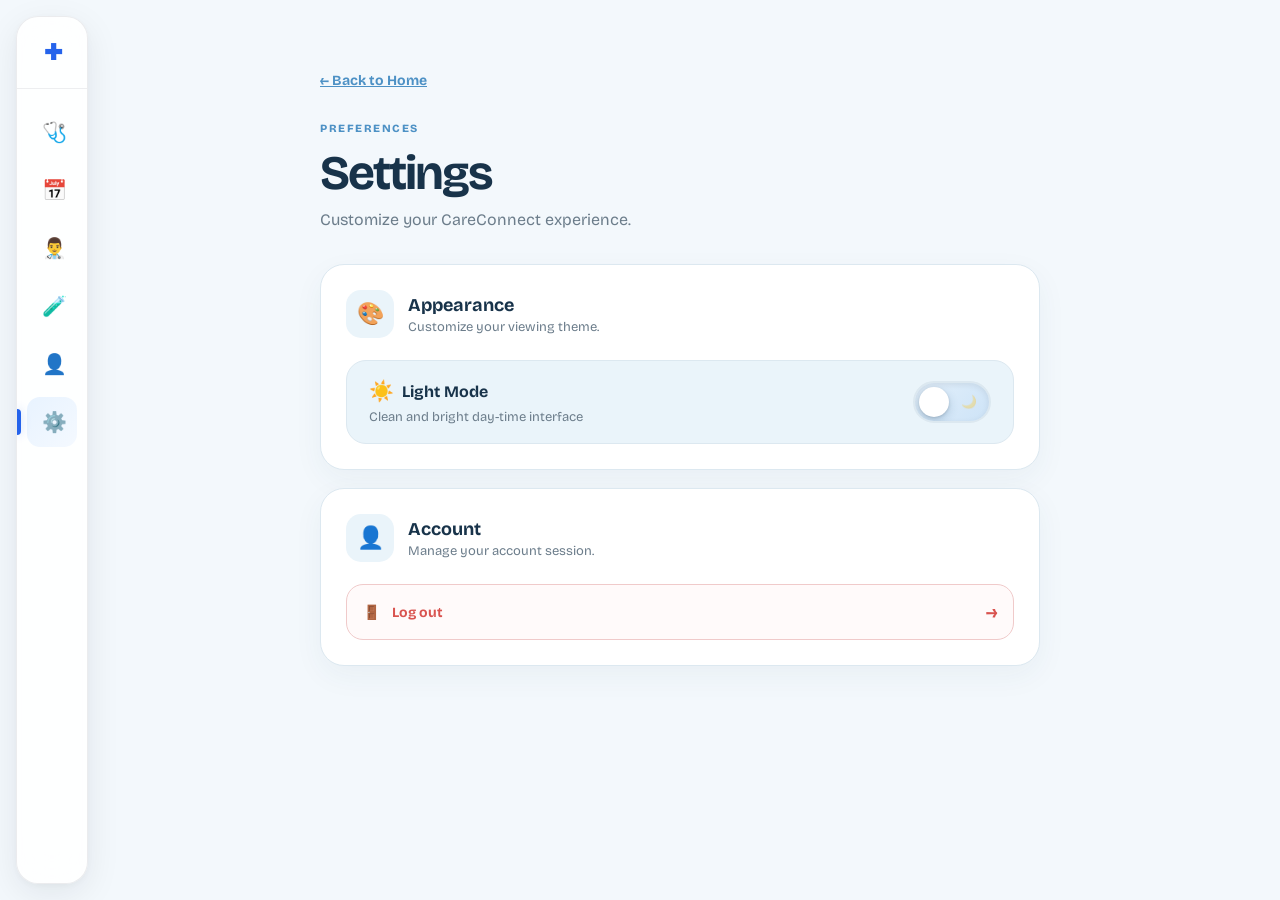
<file: settings/settings.html>
<!DOCTYPE html>
<html lang="en">

<head>
    <meta charset="UTF-8">
    <meta name="viewport" content="width=device-width, initial-scale=1.0">

    <title>Settings | CareConnect</title>

    <link rel="stylesheet" href="settings.css">
    <link rel="stylesheet" href="../sidebar/sidebar.css">
    <script src="../theme.js"></script>
</head>
<script>
    fetch("../sidebar/sidebar.html")
        .then(response => response.text())
        .then(data => {
            document.getElementById("sidebar-container").innerHTML = data;

            // Set active page AFTER sidebar loads
            setActivePage();
        })
        .catch(error => console.error("Sidebar loading error:", error));
</script>

<script src="../sidebar/sidebar.js"></script>
<body>
    <div id="sidebar-container"></div>


    <main class="settings-container">

        <div class="settings-header">
            <a href="../home/home.html" class="back-btn">← Back to Home</a>

            <div>
                <span class="eyebrow">PREFERENCES</span>
                <h1>Settings</h1>
                <p>Customize your CareConnect experience.</p>
            </div>
        </div>


        <!-- APPEARANCE -->
        <section class="settings-card">

            <div class="setting-title">
                <div class="setting-icon">🎨</div>
                <div>
                    <h2>Appearance</h2>
                    <p>Customize your viewing theme.</p>
                </div>
            </div>

            <div class="theme-switch-row">
                <div class="theme-switch-info">
                    <div class="theme-badge" id="themeBadge">
                        <span class="theme-badge-icon" id="themeBadgeIcon">☀️</span>
                        <span class="theme-badge-text" id="themeBadgeText">Light Mode</span>
                    </div>
                    <p class="theme-switch-desc" id="themeSwitchDesc">Clean and bright day-time interface</p>
                </div>

                <label class="toggle-switch" for="themeToggle" title="Toggle Dark Mode">
                    <input type="checkbox" id="themeToggle" aria-label="Toggle dark mode">
                    <span class="toggle-slider">
                        <span class="toggle-icon sun-icon">☀️</span>
                        <span class="toggle-icon moon-icon">🌙</span>
                        <span class="toggle-knob"></span>
                    </span>
                </label>
            </div>

        </section>


        <!-- ACCOUNT -->
        <section class="settings-card">

            <div class="setting-title">
                <div class="setting-icon">👤</div>
                <div>
                    <h2>Account</h2>
                    <p>Manage your account session.</p>
                </div>
            </div>

            <button class="logout-btn" id="logoutBtn">
                <span>🚪</span>
                Log out
                <span class="logout-arrow">→</span>
            </button>

        </section>

    </main>

    <script src="settings.js"></script>

</body>
</html>
</file>
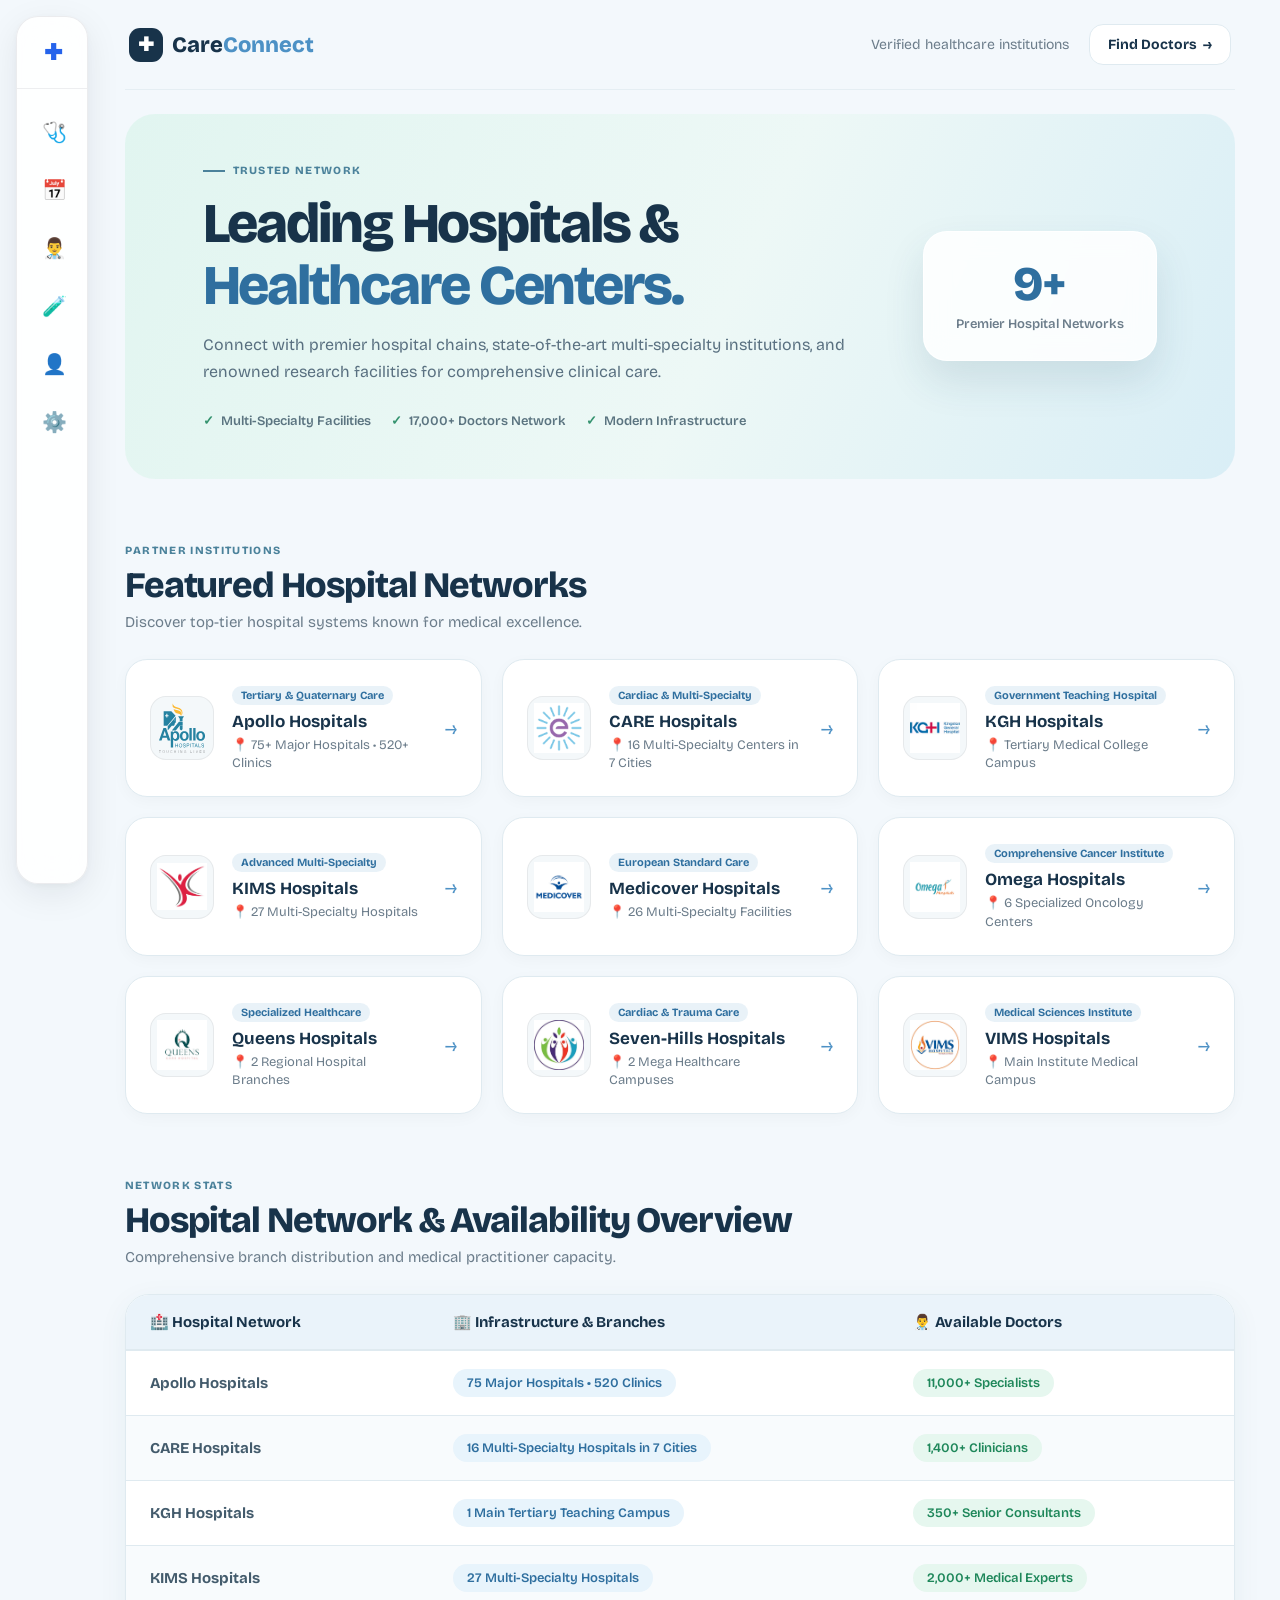
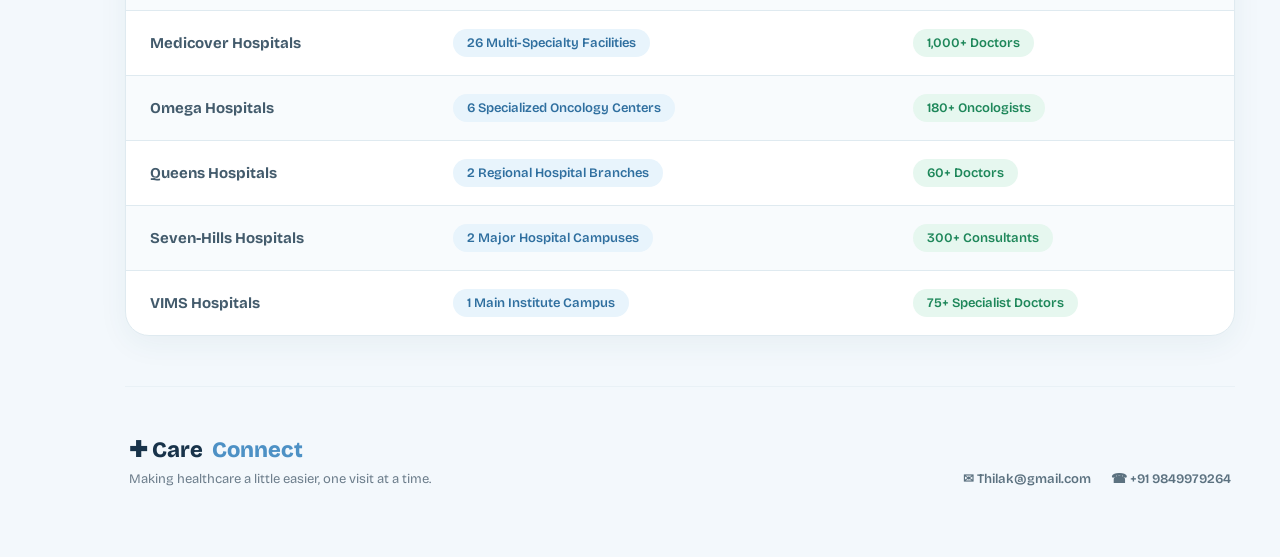
<file: hospital/hopital/hospital.html>
<!DOCTYPE html>
<html lang="en">
<head>
    <meta charset="UTF-8">
    <meta name="viewport" content="width=device-width, initial-scale=1.0">
    <title>Hospitals | CareConnect</title>
    <link rel="stylesheet" href="hospital.css">
    <link rel="stylesheet" href="../../sidebar/sidebar.css">
    <script src="../../theme.js"></script>
</head>
<script>
    fetch("../../sidebar/sidebar.html")
        .then(response => response.text())
        .then(data => {
            document.getElementById("sidebar-container").innerHTML = data;

            // Set active page AFTER sidebar loads
            setActivePage();
        })
        .catch(error => console.error("Sidebar loading error:", error));
</script>

<script src="../../sidebar/sidebar.js"></script>
<body>
    <div id="sidebar-container"></div>

    <main class="page-content" id="hospitals-page">
        <!-- TOPBAR -->
        <header class="topbar">
            <div class="brand">
                <div class="brand-mark">✚</div>
                <span>Care<span>Connect</span></span>
            </div>
            <div class="top-actions">
                <span class="welcome">Verified healthcare institutions</span>
                <a href="../../home/Find_doctors/fincdoc.html" class="top-action-btn">Find Doctors <span>→</span></a>
            </div>
        </header>

        <!-- HERO SECTION -->
        <section class="hosp-hero">
            <div class="hosp-hero-content">
                <div class="eyebrow"><span></span> TRUSTED NETWORK</div>
                <h1>
                    Leading Hospitals &<br>
                    <em>Healthcare Centers.</em>
                </h1>
                <p>
                    Connect with premier hospital chains, state-of-the-art multi-specialty institutions, and renowned research facilities for comprehensive clinical care.
                </p>

                <div class="trust-row">
                    <div><strong>✓</strong> Multi-Specialty Facilities</div>
                    <div><strong>✓</strong> 17,000+ Doctors Network</div>
                    <div><strong>✓</strong> Modern Infrastructure</div>
                </div>
            </div>
            <div class="hero-stat-badge">
                <span class="badge-num">9+</span>
                <span class="badge-label">Premier Hospital Networks</span>
            </div>
        </section>

        <!-- HOSPITALS GRID -->
        <section class="content-section">
            <div class="section-heading">
                <div>
                    <span class="section-kicker">PARTNER INSTITUTIONS</span>
                    <h2>Featured Hospital Networks</h2>
                    <p>Discover top-tier hospital systems known for medical excellence.</p>
                </div>
            </div>

            <div class="hospital-cards-grid">
                <!-- 1. Apollo Hospitals -->
                <a href="../../home/Find_doctors/fincdoc.html" class="hosp-card">
                    <div class="hosp-logo-wrap">
                        <img src="apollo-hospitals.svg" alt="Apollo Hospitals">
                    </div>
                    <div class="hosp-info">
                        <span class="hosp-badge">Tertiary & Quaternary Care</span>
                        <h3>Apollo Hospitals</h3>
                        <p class="hosp-meta">📍 75+ Major Hospitals • 520+ Clinics</p>
                    </div>
                    <span class="hosp-arrow">→</span>
                </a>

                <!-- 2. CARE Hospitals -->
                <a href="../../home/Find_doctors/fincdoc.html" class="hosp-card">
                    <div class="hosp-logo-wrap">
                        <img src="care.png" alt="CARE Hospitals">
                    </div>
                    <div class="hosp-info">
                        <span class="hosp-badge">Cardiac & Multi-Specialty</span>
                        <h3>CARE Hospitals</h3>
                        <p class="hosp-meta">📍 16 Multi-Specialty Centers in 7 Cities</p>
                    </div>
                    <span class="hosp-arrow">→</span>
                </a>

                <!-- 3. KGH Hospitals -->
                <a href="../../home/Find_doctors/fincdoc.html" class="hosp-card">
                    <div class="hosp-logo-wrap">
                        <img src="kgh.avif" alt="KGH Hospitals">
                    </div>
                    <div class="hosp-info">
                        <span class="hosp-badge">Government Teaching Hospital</span>
                        <h3>KGH Hospitals</h3>
                        <p class="hosp-meta">📍 Tertiary Medical College Campus</p>
                    </div>
                    <span class="hosp-arrow">→</span>
                </a>

                <!-- 4. KIMS Hospitals -->
                <a href="../../home/Find_doctors/fincdoc.html" class="hosp-card">
                    <div class="hosp-logo-wrap">
                        <img src="kims.jpg" alt="KIMS Hospitals">
                    </div>
                    <div class="hosp-info">
                        <span class="hosp-badge">Advanced Multi-Specialty</span>
                        <h3>KIMS Hospitals</h3>
                        <p class="hosp-meta">📍 27 Multi-Specialty Hospitals</p>
                    </div>
                    <span class="hosp-arrow">→</span>
                </a>

                <!-- 5. Medicover Hospitals -->
                <a href="../../home/Find_doctors/fincdoc.html" class="hosp-card">
                    <div class="hosp-logo-wrap">
                        <img src="medicover.png" alt="Medicover Hospitals">
                    </div>
                    <div class="hosp-info">
                        <span class="hosp-badge">European Standard Care</span>
                        <h3>Medicover Hospitals</h3>
                        <p class="hosp-meta">📍 26 Multi-Specialty Facilities</p>
                    </div>
                    <span class="hosp-arrow">→</span>
                </a>

                <!-- 6. Omega Hospitals -->
                <a href="../../home/Find_doctors/fincdoc.html" class="hosp-card">
                    <div class="hosp-logo-wrap">
                        <img src="omega.png" alt="Omega Hospitals">
                    </div>
                    <div class="hosp-info">
                        <span class="hosp-badge">Comprehensive Cancer Institute</span>
                        <h3>Omega Hospitals</h3>
                        <p class="hosp-meta">📍 6 Specialized Oncology Centers</p>
                    </div>
                    <span class="hosp-arrow">→</span>
                </a>

                <!-- 7. Queens Hospitals -->
                <a href="../../home/Find_doctors/fincdoc.html" class="hosp-card">
                    <div class="hosp-logo-wrap">
                        <img src="queens.jpg" alt="Queens Hospitals">
                    </div>
                    <div class="hosp-info">
                        <span class="hosp-badge">Specialized Healthcare</span>
                        <h3>Queens Hospitals</h3>
                        <p class="hosp-meta">📍 2 Regional Hospital Branches</p>
                    </div>
                    <span class="hosp-arrow">→</span>
                </a>

                <!-- 8. Seven Hills Hospitals -->
                <a href="../../home/Find_doctors/fincdoc.html" class="hosp-card">
                    <div class="hosp-logo-wrap">
                        <img src="sevenhills.jpg" alt="Seven Hills Hospitals">
                    </div>
                    <div class="hosp-info">
                        <span class="hosp-badge">Cardiac & Trauma Care</span>
                        <h3>Seven-Hills Hospitals</h3>
                        <p class="hosp-meta">📍 2 Mega Healthcare Campuses</p>
                    </div>
                    <span class="hosp-arrow">→</span>
                </a>

                <!-- 9. VIMS Hospitals -->
                <a href="../../home/Find_doctors/fincdoc.html" class="hosp-card">
                    <div class="hosp-logo-wrap">
                        <img src="vims.jpg" alt="VIMS Hospitals">
                    </div>
                    <div class="hosp-info">
                        <span class="hosp-badge">Medical Sciences Institute</span>
                        <h3>VIMS Hospitals</h3>
                        <p class="hosp-meta">📍 Main Institute Medical Campus</p>
                    </div>
                    <span class="hosp-arrow">→</span>
                </a>
            </div>
        </section>

        <!-- AVAILABILITY TABLE SECTION -->
        <section class="content-section">
            <div class="section-heading">
                <div>
                    <span class="section-kicker">NETWORK STATS</span>
                    <h2>Hospital Network & Availability Overview</h2>
                    <p>Comprehensive branch distribution and medical practitioner capacity.</p>
                </div>
            </div>

            <div class="table-container">
                <table class="modern-hosp-table">
                    <thead>
                        <tr>
                            <th>🏥 Hospital Network</th>
                            <th>🏢 Infrastructure & Branches</th>
                            <th>👨‍⚕️ Available Doctors</th>
                        </tr>
                    </thead>
                    <tbody>
                        <tr>
                            <td><strong>Apollo Hospitals</strong></td>
                            <td><span class="badge-pill branch-pill">75 Major Hospitals • 520 Clinics</span></td>
                            <td><span class="badge-pill doc-pill">11,000+ Specialists</span></td>
                        </tr>
                        <tr>
                            <td><strong>CARE Hospitals</strong></td>
                            <td><span class="badge-pill branch-pill">16 Multi-Specialty Hospitals in 7 Cities</span></td>
                            <td><span class="badge-pill doc-pill">1,400+ Clinicians</span></td>
                        </tr>
                        <tr>
                            <td><strong>KGH Hospitals</strong></td>
                            <td><span class="badge-pill branch-pill">1 Main Tertiary Teaching Campus</span></td>
                            <td><span class="badge-pill doc-pill">350+ Senior Consultants</span></td>
                        </tr>
                        <tr>
                            <td><strong>KIMS Hospitals</strong></td>
                            <td><span class="badge-pill branch-pill">27 Multi-Specialty Hospitals</span></td>
                            <td><span class="badge-pill doc-pill">2,000+ Medical Experts</span></td>
                        </tr>
                        <tr>
                            <td><strong>Medicover Hospitals</strong></td>
                            <td><span class="badge-pill branch-pill">26 Multi-Specialty Facilities</span></td>
                            <td><span class="badge-pill doc-pill">1,000+ Doctors</span></td>
                        </tr>
                        <tr>
                            <td><strong>Omega Hospitals</strong></td>
                            <td><span class="badge-pill branch-pill">6 Specialized Oncology Centers</span></td>
                            <td><span class="badge-pill doc-pill">180+ Oncologists</span></td>
                        </tr>
                        <tr>
                            <td><strong>Queens Hospitals</strong></td>
                            <td><span class="badge-pill branch-pill">2 Regional Hospital Branches</span></td>
                            <td><span class="badge-pill doc-pill">60+ Doctors</span></td>
                        </tr>
                        <tr>
                            <td><strong>Seven-Hills Hospitals</strong></td>
                            <td><span class="badge-pill branch-pill">2 Major Hospital Campuses</span></td>
                            <td><span class="badge-pill doc-pill">300+ Consultants</span></td>
                        </tr>
                        <tr>
                            <td><strong>VIMS Hospitals</strong></td>
                            <td><span class="badge-pill branch-pill">1 Main Institute Campus</span></td>
                            <td><span class="badge-pill doc-pill">75+ Specialist Doctors</span></td>
                        </tr>
                    </tbody>
                </table>
            </div>
        </section>

        <!-- FOOTER -->
        <footer class="footer">
            <div>
                <div class="footer-brand">✚ Care<span>Connect</span></div>
                <p>Making healthcare a little easier, one visit at a time.</p>
            </div>
            <div class="footer-contact">
                <a href="mailto:Thilak@gmail.com">✉ Thilak@gmail.com</a>
                <a href="tel:+919849979264">☎ +91 9849979264</a>
            </div>
        </footer>
    </main>
</body>
</html>
</file>
<file: settings/settings.css>
@font-face {
    font-family: "font";
    src: url("../home/font.ttf") format("truetype");
}

:root {
    --bg: #f3f8fc;
    --card: #ffffff;
    --text: #18334a;
    --muted: #6c7d8b;
    --blue: #4d91c5;
    --line: #dce8f0;
    --soft-blue: #eaf4fa;
}

* {
    box-sizing: border-box;
    margin: 0;
    padding: 0;
}

body {
    min-height: 100vh;
    font-family: "font", sans-serif;
    background: var(--bg);
    color: var(--text);
    margin-left: 80px;
    transition: background 0.35s ease, color 0.35s ease;
}

/* =========================
   SETTINGS PAGE
========================= */

.settings-container {
    width: min(720px, calc(100% - 40px));
    margin: 0 auto;
    padding: 70px 0;
}

.settings-header {
    margin-bottom: 35px;
}

.back-btn {
    display: inline-block;
    color: var(--blue);
    font-size: 14px;
    font-weight: 700;
    margin-bottom: 28px;
    transition: transform 0.2s ease;
}

.back-btn:hover {
    transform: translateX(-4px);
}

.eyebrow {
    color: var(--blue);
    font-size: 11px;
    font-weight: 800;
    letter-spacing: 0.14em;
}

.settings-header h1 {
    font-size: 48px;
    margin: 8px 0;
    letter-spacing: -2px;
}

.settings-header p {
    color: var(--muted);
    font-size: 16px;
}


/* =========================
   SETTINGS CARD
========================= */

.settings-card {
    background: var(--card);
    border: 1px solid var(--line);
    border-radius: 24px;
    padding: 25px;
    margin-bottom: 18px;
    box-shadow: 0 10px 30px rgba(30, 70, 100, 0.05);
    transition: background 0.35s ease, border 0.35s ease;
}

.setting-title {
    display: flex;
    align-items: center;
    gap: 14px;
    margin-bottom: 22px;
}

.setting-icon {
    width: 48px;
    height: 48px;
    display: grid;
    place-items: center;
    background: var(--soft-blue);
    border-radius: 15px;
    font-size: 22px;
}

.setting-title h2 {
    font-size: 18px;
}

.setting-title p {
    color: var(--muted);
    font-size: 13px;
    margin-top: 3px;
}


/* =========================
   THEME SWITCH (DYNAMIC)
========================= */

.theme-switch-row {
    display: flex;
    align-items: center;
    justify-content: space-between;
    padding: 18px 22px;
    background: var(--soft-blue);
    border: 1px solid var(--line);
    border-radius: 20px;
    gap: 20px;
    transition: background 0.35s ease, border-color 0.35s ease;
}

.theme-switch-info {
    display: flex;
    flex-direction: column;
    gap: 6px;
}

.theme-badge {
    display: inline-flex;
    align-items: center;
    gap: 8px;
    font-weight: 700;
    font-size: 16px;
    color: var(--text);
}

.theme-badge-icon {
    font-size: 20px;
    transition: transform 0.3s cubic-bezier(0.34, 1.56, 0.64, 1);
}

.theme-switch-desc {
    color: var(--muted);
    font-size: 13px;
}

/* Dynamic Toggle Switch UI */
.toggle-switch {
    position: relative;
    display: inline-block;
    width: 78px;
    height: 42px;
    flex-shrink: 0;
    cursor: pointer;
    user-select: none;
}

.toggle-switch input {
    opacity: 0;
    width: 0;
    height: 0;
    position: absolute;
}

.toggle-slider {
    position: absolute;
    inset: 0;
    background: linear-gradient(135deg, #e3f0fb, #cde3f7);
    border: 2px solid var(--line);
    border-radius: 50px;
    transition: all 0.4s cubic-bezier(0.4, 0, 0.2, 1);
    box-shadow: inset 0 2px 6px rgba(0, 0, 0, 0.08);
    display: flex;
    align-items: center;
    justify-content: space-between;
    padding: 0 10px;
    overflow: hidden;
}

.toggle-icon {
    font-size: 15px;
    z-index: 1;
    transition: opacity 0.3s ease, transform 0.4s ease;
}

.sun-icon {
    opacity: 1;
    transform: scale(1);
}

.moon-icon {
    opacity: 0.35;
    transform: scale(0.85);
}

.toggle-knob {
    position: absolute;
    top: 4px;
    left: 4px;
    width: 30px;
    height: 30px;
    background: #ffffff;
    border-radius: 50%;
    box-shadow: 0 4px 10px rgba(45, 90, 130, 0.25), 0 1px 3px rgba(0, 0, 0, 0.15);
    transition: transform 0.4s cubic-bezier(0.34, 1.56, 0.64, 1), background 0.3s ease;
    z-index: 2;
}

/* Checked State (Dark Mode) */
.toggle-switch input:checked + .toggle-slider {
    background: linear-gradient(135deg, #1e3a53, #152738);
    border-color: #3b5f7e;
    box-shadow: inset 0 2px 6px rgba(0, 0, 0, 0.4);
}

.toggle-switch input:checked + .toggle-slider .toggle-knob {
    transform: translateX(36px);
    background: #4d91c5;
    box-shadow: 0 4px 14px rgba(77, 145, 197, 0.45);
}

.toggle-switch input:checked + .toggle-slider .sun-icon {
    opacity: 0.35;
    transform: scale(0.85);
}

.toggle-switch input:checked + .toggle-slider .moon-icon {
    opacity: 1;
    transform: scale(1);
}

.toggle-switch:hover .toggle-slider {
    border-color: var(--blue);
}


/* =========================
   LOGOUT
========================= */

.logout-btn {
    width: 100%;
    display: flex;
    align-items: center;
    gap: 12px;
    padding: 16px;
    border: 1px solid #f0caca;
    border-radius: 17px;
    background: #fffafa;
    color: #d9534f;
    font-family: inherit;
    font-size: 14px;
    font-weight: 700;
    cursor: pointer;
    transition: 0.25s ease;
}

.logout-btn:hover {
    background: #fff0f0;
    transform: translateY(-2px);
}

.logout-arrow {
    margin-left: auto;
    font-size: 18px;
}


/* =========================
   DARK MODE 🌙
========================= */

html.dark-mode body,
body.dark-mode {
    --bg: #0d1720;
    --card: #152530;
    --text: #edf5f9;
    --muted: #9eb0bc;
    --line: #243a4a;
    --soft-blue: #1c3040;
}

html.dark-mode .settings-card,
body.dark-mode .settings-card {
    background: var(--card);
    border-color: var(--line);
    box-shadow: 0 15px 35px rgba(0, 0, 0, 0.25);
}

html.dark-mode .setting-icon,
body.dark-mode .setting-icon {
    background: #233c50;
    color: #8ecbff;
}

html.dark-mode .logout-btn,
body.dark-mode .logout-btn {
    background: rgba(217, 83, 79, 0.12);
    border-color: rgba(217, 83, 79, 0.3);
    color: #ff7875;
}

html.dark-mode .logout-btn:hover,
body.dark-mode .logout-btn:hover {
    background: rgba(217, 83, 79, 0.2);
}
</file>
<file: sidebar/sidebar.css>
/* ==========================================================================
   CARECONNECT — PREMIUM SIDEBAR & BOTTOM NAVIGATION SYSTEM
   ========================================================================== */

:root {
    --cc-sidebar-bg: rgba(255, 255, 255, 0.88);
    --cc-sidebar-blur: blur(20px);
    --cc-sidebar-border: rgba(15, 23, 42, 0.08);
    --cc-sidebar-shadow: 0 10px 35px rgba(15, 23, 42, 0.08), 0 2px 8px rgba(15, 23, 42, 0.04);
    --cc-sidebar-hover-shadow: 0 20px 50px rgba(15, 23, 42, 0.12), 0 4px 12px rgba(15, 23, 42, 0.05);
    
    --cc-sidebar-text: #64748b;
    --cc-sidebar-text-hover: #2563eb;
    --cc-sidebar-text-active: #2563eb;
    --cc-sidebar-header-text: #0f172a;
    --cc-sidebar-header-border: rgba(15, 23, 42, 0.07);
    
    --cc-sidebar-item-hover-bg: #f1f7ff;
    --cc-sidebar-item-active-bg: linear-gradient(135deg, #e8f3ff, #f4f9ff);
    --cc-sidebar-active-indicator: #2563eb;
    --cc-sidebar-active-glow: rgba(37, 99, 235, 0.28);
    
    --cc-sidebar-overlay: rgba(15, 23, 42, 0.12);
    --cc-sidebar-badge-border: #ffffff;
}

/* ==========================================================================
   DARK MODE ADAPTATION
   ========================================================================== */

html.dark-mode,
body.dark-mode {
    --cc-sidebar-bg: rgba(15, 23, 42, 0.88);
    --cc-sidebar-border: rgba(255, 255, 255, 0.09);
    --cc-sidebar-shadow: 0 14px 40px rgba(0, 0, 0, 0.5), 0 3px 12px rgba(0, 0, 0, 0.35);
    --cc-sidebar-hover-shadow: 0 22px 55px rgba(0, 0, 0, 0.65), 0 6px 18px rgba(0, 0, 0, 0.45);
    
    --cc-sidebar-text: #94a3b8;
    --cc-sidebar-text-hover: #60a5fa;
    --cc-sidebar-text-active: #60a5fa;
    --cc-sidebar-header-text: #f8fafc;
    --cc-sidebar-header-border: rgba(255, 255, 255, 0.08);
    
    --cc-sidebar-item-hover-bg: rgba(255, 255, 255, 0.06);
    --cc-sidebar-item-active-bg: linear-gradient(135deg, rgba(37, 99, 235, 0.24), rgba(59, 130, 246, 0.12));
    --cc-sidebar-active-indicator: #3b82f6;
    --cc-sidebar-active-glow: rgba(59, 130, 246, 0.7);
    
    --cc-sidebar-overlay: rgba(0, 0, 0, 0.45);
    --cc-sidebar-badge-border: #0f172a;
}

/* ==========================================================================
   DESKTOP SIDEBAR CONTAINER
   ========================================================================== */

.sidebar {
    position: fixed;
    top: 16px;
    left: 16px;
    height: calc(100vh - 32px);
    width: 72px;

    background: var(--cc-sidebar-bg);
    backdrop-filter: var(--cc-sidebar-blur);
    -webkit-backdrop-filter: var(--cc-sidebar-blur);

    border: 1px solid var(--cc-sidebar-border);
    border-radius: 22px;
    box-shadow: var(--cc-sidebar-shadow);

    display: flex;
    flex-direction: column;
    overflow: hidden;
    z-index: 1000;

    will-change: width, box-shadow;
    transition:
        width 0.32s cubic-bezier(0.16, 1, 0.3, 1),
        box-shadow 0.3s cubic-bezier(0.16, 1, 0.3, 1),
        background-color 0.3s ease,
        border-color 0.3s ease;
}

.sidebar:hover {
    width: 250px;
    box-shadow: var(--cc-sidebar-hover-shadow);
}

/* ==========================================================================
   SIDEBAR HEADER & BRANDING
   ========================================================================== */

.sidebar-header {
    display: flex;
    align-items: center;
    height: 72px;
    padding: 0 22px;
    border-bottom: 1px solid var(--cc-sidebar-header-border);
    white-space: nowrap;
    user-select: none;
    flex-shrink: 0;
}

.sidebar-header .header-icon {
    font-size: 22px;
    color: #2563eb;
    font-weight: 800;
    min-width: 28px;
    display: flex;
    align-items: center;
    justify-content: center;
}

.sidebar-header .header-text {
    font-size: 18px;
    font-weight: 700;
    color: var(--cc-sidebar-header-text);
    margin-left: 14px;
    letter-spacing: -0.3px;
}

.sidebar-header .header-text span {
    color: #2563eb;
}

/* ==========================================================================
   MENU LIST & ITEMS
   ========================================================================== */

.sidebar-menu {
    list-style: none;
    padding: 14px 10px;
    margin: 0;
    flex: 1;
    display: flex;
    flex-direction: column;
    overflow-y: auto;
    overflow-x: hidden;
}

/* Custom subtle scrollbar for expanded menu */
.sidebar-menu::-webkit-scrollbar {
    width: 4px;
}
.sidebar-menu::-webkit-scrollbar-thumb {
    background: rgba(148, 163, 184, 0.3);
    border-radius: 4px;
}

.menu-item {
    margin: 4px 0;
}

.menu-item a {
    position: relative;
    display: flex;
    align-items: center;
    height: 50px;
    padding: 0 13px;

    color: var(--cc-sidebar-text);
    text-decoration: none;
    white-space: nowrap;
    border-radius: 13px;

    transition:
        background 0.22s ease,
        color 0.22s ease,
        transform 0.22s cubic-bezier(0.16, 1, 0.3, 1);
}

/* Hover State */
.menu-item a:hover {
    background: var(--cc-sidebar-item-hover-bg);
    color: var(--cc-sidebar-text-hover);
    transform: translateX(3px);
}

/* Active State */
.menu-item.active a {
    background: var(--cc-sidebar-item-active-bg);
    color: var(--cc-sidebar-text-active);
    font-weight: 600;
}

/* Desktop Left Indicator Bar */
.menu-item.active a::before {
    content: "";
    position: absolute;
    left: -10px;
    width: 4px;
    height: 26px;
    background: var(--cc-sidebar-active-indicator);
    border-radius: 0 6px 6px 0;
    box-shadow: 0 0 10px var(--cc-sidebar-active-glow);
}

/* ==========================================================================
   ICON & NOTIFICATION BADGE (TOP-LEFT CORNER)
   ========================================================================== */

.icon-wrap {
    position: relative;
    width: 28px;
    min-width: 28px;
    height: 28px;
    display: flex;
    align-items: center;
    justify-content: center;
}

.icon {
    display: flex;
    justify-content: center;
    align-items: center;
    font-size: 20px;
    filter: saturate(0.9);
    transition: transform 0.2s ease;
}

.menu-item a:hover .icon {
    transform: scale(1.08);
}

/* Notification Badge (Positioned at TOP-LEFT of the Appointments Icon) */
.nav-badge {
    position: absolute;
    top: -5px;
    left: -5px;
    min-width: 18px;
    height: 18px;
    padding: 0 4px;
    
    background: linear-gradient(135deg, #ef4444 0%, #dc2626 100%);
    color: #ffffff;
    font-size: 10px;
    font-weight: 700;
    line-height: 1;
    letter-spacing: 0;
    text-align: center;
    
    display: none; /* Controlled dynamically via JS */
    align-items: center;
    justify-content: center;
    
    border-radius: 999px;
    border: 2px solid var(--cc-sidebar-badge-border);
    box-shadow: 0 2px 8px rgba(239, 68, 68, 0.45);
    
    pointer-events: none;
    z-index: 10;
    
    transform: scale(0);
    opacity: 0;
    transition: transform 0.25s cubic-bezier(0.34, 1.56, 0.64, 1), opacity 0.2s ease;
}

.nav-badge.active {
    display: flex;
    transform: scale(1);
    opacity: 1;
    animation: ccBadgePop 0.35s cubic-bezier(0.34, 1.56, 0.64, 1);
}

@keyframes ccBadgePop {
    0% { transform: scale(0.3); opacity: 0; }
    70% { transform: scale(1.15); opacity: 1; }
    100% { transform: scale(1); opacity: 1; }
}

/* ==========================================================================
   TEXT LABELS
   ========================================================================== */

.sidebar .text {
    margin-left: 15px;
    font-size: 14px;
    font-weight: 500;
    letter-spacing: 0.1px;
    color: inherit;

    opacity: 0;
    transform: translateX(-6px);
    white-space: nowrap;
    overflow: hidden;
    text-overflow: ellipsis;

    transition:
        opacity 0.2s cubic-bezier(0.16, 1, 0.3, 1),
        transform 0.26s cubic-bezier(0.16, 1, 0.3, 1);
}

.sidebar:hover .text {
    opacity: 1;
    transform: translateX(0);
}

/* ==========================================================================
   DESKTOP OVERLAY BLUR ON HOVER
   ========================================================================== */

body::before {
    content: "";
    position: fixed;
    inset: 0;
    background: rgba(15, 23, 42, 0);
    backdrop-filter: blur(0px);
    -webkit-backdrop-filter: blur(0px);
    pointer-events: none;
    z-index: 999;
    transition:
        background 0.32s ease,
        backdrop-filter 0.32s ease;
}

@media (min-width: 769px) {
    body:has(.sidebar:hover)::before {
        background: var(--cc-sidebar-overlay);
        backdrop-filter: blur(3px);
        -webkit-backdrop-filter: blur(3px);
    }
}

/* ==========================================================================
   PAGE SPACING (DESKTOP)
   ========================================================================== */

.main-page {
    margin-left: 105px;
    transition: margin-left 0.3s ease;
}

/* ==========================================================================
   CONNECTED PAGE TRANSITION EFFECTS
   ========================================================================== */

.page-content,
.main-page,
.profile-page,
.settings-container,
.appoint-wrapper {
    animation: ccPageFadeIn 0.28s cubic-bezier(0.16, 1, 0.3, 1) both;
}

body.cc-page-transitioning .page-content,
body.cc-page-transitioning .main-page,
body.cc-page-transitioning .profile-page,
body.cc-page-transitioning .settings-container,
body.cc-page-transitioning .appoint-wrapper {
    opacity: 0 !important;
    transform: translateY(4px) !important;
    transition: opacity 0.16s ease, transform 0.16s ease !important;
}

@keyframes ccPageFadeIn {
    from {
        opacity: 0;
        transform: translateY(6px);
    }
    to {
        opacity: 1;
        transform: translateY(0);
    }
}

/* ==========================================================================
   DOCTOR APPOINTMENT NOTIFICATION TOAST POPUP
   ========================================================================== */

#careconnect-toast-container {
    position: fixed;
    top: 20px;
    right: 20px;
    z-index: 999999;
    display: flex;
    flex-direction: column;
    gap: 12px;
    max-width: 400px;
    width: calc(100% - 40px);
    pointer-events: none;
}

.cc-toast-alert {
    pointer-events: auto;
    background: rgba(255, 255, 255, 0.95);
    backdrop-filter: blur(18px);
    -webkit-backdrop-filter: blur(18px);
    border: 1px solid rgba(37, 99, 235, 0.22);
    border-radius: 18px;
    box-shadow:
        0 16px 40px rgba(15, 23, 42, 0.16),
        0 4px 12px rgba(37, 99, 235, 0.08);
    padding: 16px;
    color: #0f172a;
    display: flex;
    flex-direction: column;
    gap: 10px;
    position: relative;
    overflow: hidden;
    transform: translateX(120%);
    opacity: 0;
    transition:
        transform 0.35s cubic-bezier(0.16, 1, 0.3, 1),
        opacity 0.3s ease;
}

html.dark-mode .cc-toast-alert,
body.dark-mode .cc-toast-alert {
    background: rgba(15, 23, 42, 0.94);
    border-color: rgba(59, 130, 246, 0.3);
    box-shadow:
        0 18px 45px rgba(0, 0, 0, 0.6),
        0 4px 16px rgba(59, 130, 246, 0.15);
    color: #f8fafc;
}

.cc-toast-alert.show {
    transform: translateX(0);
    opacity: 1;
}

.cc-toast-alert.hide {
    transform: translateX(120%);
    opacity: 0;
}

.cc-toast-header {
    display: flex;
    align-items: center;
    justify-content: space-between;
    gap: 8px;
}

.cc-toast-badge {
    display: inline-flex;
    align-items: center;
    gap: 6px;
    font-size: 13px;
    font-weight: 700;
    color: #2563eb;
}

html.dark-mode .cc-toast-badge,
body.dark-mode .cc-toast-badge {
    color: #60a5fa;
}

.cc-toast-badge .toast-bell {
    font-size: 16px;
    animation: ccBellRing 1.5s ease infinite;
}

@keyframes ccBellRing {
    0%, 100% { transform: rotate(0); }
    10%, 30% { transform: rotate(14deg); }
    20%, 40% { transform: rotate(-14deg); }
    50% { transform: rotate(0); }
}

.cc-toast-close {
    background: none;
    border: none;
    font-size: 18px;
    cursor: pointer;
    color: #94a3b8;
    line-height: 1;
    padding: 2px 6px;
    border-radius: 6px;
    transition: background 0.2s, color 0.2s;
}

.cc-toast-close:hover {
    background: rgba(148, 163, 184, 0.15);
    color: #0f172a;
}

html.dark-mode .cc-toast-close:hover {
    color: #f8fafc;
}

.cc-toast-body {
    display: flex;
    flex-direction: column;
    gap: 4px;
    font-size: 13px;
}

.cc-toast-body strong {
    font-size: 14px;
    font-weight: 700;
    color: #0f172a;
}

html.dark-mode .cc-toast-body strong {
    color: #f8fafc;
}

.cc-toast-meta {
    color: #64748b;
    font-size: 12px;
    display: flex;
    align-items: center;
    gap: 8px;
    flex-wrap: wrap;
}

html.dark-mode .cc-toast-meta {
    color: #94a3b8;
}

.cc-toast-actions {
    display: flex;
    align-items: center;
    gap: 8px;
    margin-top: 4px;
}

.cc-toast-btn {
    padding: 7px 14px;
    font-size: 12px;
    font-weight: 600;
    border-radius: 9px;
    border: none;
    cursor: pointer;
    text-decoration: none;
    display: inline-flex;
    align-items: center;
    justify-content: center;
    transition: background 0.2s, transform 0.2s;
}

.cc-toast-btn.primary {
    background: #2563eb;
    color: #ffffff;
}

.cc-toast-btn.primary:hover {
    background: #1d4ed8;
    transform: translateY(-1px);
}

.cc-toast-btn.secondary {
    background: rgba(148, 163, 184, 0.12);
    color: #64748b;
}

html.dark-mode .cc-toast-btn.secondary {
    color: #cbd5e1;
    background: rgba(255, 255, 255, 0.08);
}

.cc-toast-btn.secondary:hover {
    background: rgba(148, 163, 184, 0.2);
}

.cc-toast-progress {
    position: absolute;
    bottom: 0;
    left: 0;
    height: 3px;
    background: linear-gradient(90deg, #2563eb, #38bdf8);
    width: 100%;
    transform-origin: left;
    animation: ccToastCountdown 6s linear forwards;
}

@keyframes ccToastCountdown {
    from { transform: scaleX(1); }
    to { transform: scaleX(0); }
}

/* ==========================================================================
   📱 MOBILE RESPONSIVENESS — FIXED BOTTOM NAVIGATION BAR (<= 768px)
   ========================================================================== */

@media (max-width: 768px) {
    /* Transform Sidebar into Fixed Bottom Bar */
    .sidebar {
        top: auto !important;
        bottom: 0 !important;
        left: 0 !important;
        right: 0 !important;
        
        width: 100% !important;
        height: calc(62px + env(safe-area-inset-bottom, 0px)) !important;
        padding-bottom: env(safe-area-inset-bottom, 0px) !important;
        
        border-radius: 20px 20px 0 0 !important;
        border-left: none !important;
        border-right: none !important;
        border-bottom: none !important;
        border-top: 1px solid var(--cc-sidebar-border) !important;
        
        box-shadow: 0 -6px 25px rgba(15, 23, 42, 0.09) !important;
        flex-direction: row !important;
        overflow: visible !important;
    }

    html.dark-mode .sidebar,
    body.dark-mode .sidebar {
        box-shadow: 0 -8px 30px rgba(0, 0, 0, 0.5) !important;
        border-top: 1px solid var(--cc-sidebar-border) !important;
    }

    /* Prevent expand on hover on mobile */
    .sidebar:hover {
        width: 100% !important;
        box-shadow: 0 -6px 25px rgba(15, 23, 42, 0.09) !important;
    }

    /* Hide Sidebar Header on Mobile */
    .sidebar-header {
        display: none !important;
    }

    /* Horizontal Menu Layout */
    .sidebar-menu {
        display: flex !important;
        flex-direction: row !important;
        justify-content: space-around !important;
        align-items: center !important;
        width: 100% !important;
        height: 100% !important;
        padding: 0 4px !important;
        margin: 0 !important;
        overflow: visible !important;
    }

    .menu-item {
        margin: 0 !important;
        flex: 1 !important;
        max-width: 60px !important;
        height: 100% !important;
        display: flex !important;
        justify-content: center !important;
        align-items: center !important;
    }

    .menu-item a {
        display: flex !important;
        flex-direction: column !important;
        justify-content: center !important;
        align-items: center !important;
        width: 100% !important;
        height: 52px !important;
        padding: 4px 2px !important;
        border-radius: 12px !important;
        gap: 2px !important;
        transform: none !important;
    }

    .menu-item a:hover {
        transform: none !important;
    }

    .icon-wrap {
        width: 24px !important;
        height: 24px !important;
        min-width: 24px !important;
    }

    .icon {
        font-size: 19px !important;
    }

    /* Micro-labels under icons for crystal clarity */
    .sidebar .text {
        margin-left: 0 !important;
        font-size: 9.5px !important;
        font-weight: 600 !important;
        letter-spacing: 0.1px !important;
        line-height: 1 !important;
        opacity: 1 !important;
        transform: none !important;
        text-align: center !important;
    }

    .sidebar:hover .text {
        opacity: 1 !important;
        transform: none !important;
    }

    /* Mobile Active Indicator (Subtle Top Accent Line & Soft Glow Pill) */
    .menu-item.active a::before {
        left: 20% !important;
        right: 20% !important;
        top: 0 !important;
        width: 60% !important;
        height: 3px !important;
        border-radius: 0 0 3px 3px !important;
    }

    /* Mobile Badge Positioning on Top-Left */
    .nav-badge {
        top: -4px !important;
        left: -4px !important;
        min-width: 16px !important;
        height: 16px !important;
        font-size: 9px !important;
        padding: 0 3px !important;
    }

    /* Mobile Page Spacing: Remove Left Margin and Add Bottom Safe Padding */
    .main-page,
    .page-content,
    .settings-container,
    .profile-page,
    .appoint-wrapper,
    .profile-main-box,
    .content,
    body {
        margin-left: 0 !important;
        padding-bottom: 78px !important;
    }

    /* Mobile Notification Toast Alignment */
    #careconnect-toast-container {
        top: 14px !important;
        left: 14px !important;
        right: 14px !important;
        width: calc(100% - 28px) !important;
    }
}
</file>
<file: hospital/hopital/hospital.css>
@font-face {
    font-family: "font";
    src: url("font.ttf") format("truetype");
}

:root {
    --ink: #18334a;
    --muted: #6c7d8b;
    --blue: #4d91c5;
    --blue-dark: #2f6f9f;
    --mint: #e9f8f3;
    --soft: #f7fbfc;
    --line: #dfeaf0;
    --white: #ffffff;
    --page-bg: #f3f8fc;
    --card-bg: #ffffff;
    --hero-bg: linear-gradient(115deg, #e1f5f0 0%, #edf8f6 54%, #d9eef6 100%);
}

* {
    box-sizing: border-box;
    margin: 0;
    padding: 0;
}

html {
    scroll-behavior: smooth;
}

body {
    background: var(--page-bg);
    color: var(--ink);
    font-family: "font", sans-serif;
    margin-left: 80px;
    min-height: 100vh;
    transition: background 0.3s ease, color 0.3s ease;
}

a {
    text-decoration: none;
    color: inherit;
}

/* ================= PAGE CONTAINER ================= */
.page-content {
    max-width: 1500px;
    margin: 0 auto;
    padding: 18px 3.5vw 40px;
}

/* ================= TOPBAR ================= */
.topbar {
    min-height: 72px;
    display: flex;
    align-items: center;
    justify-content: space-between;
    padding: 0 4px 18px;
    border-bottom: 1px solid rgba(223, 234, 240, 0.7);
}

.brand, .footer-brand {
    font-family: "font";
    font-size: 22px;
    font-weight: 800;
    display: flex;
    align-items: center;
    gap: 9px;
}

.brand > span > span, .footer-brand span {
    color: var(--blue);
}

.brand-mark {
    width: 34px;
    height: 34px;
    border-radius: 11px;
    background: var(--ink);
    color: white;
    display: grid;
    place-items: center;
    font-size: 19px;
}

.top-actions {
    display: flex;
    align-items: center;
    gap: 20px;
}

.welcome {
    color: var(--muted);
    font-size: 14px;
}

.top-action-btn {
    background: var(--card-bg);
    color: var(--ink);
    border: 1px solid var(--line);
    padding: 11px 18px;
    border-radius: 14px;
    font-weight: 700;
    font-size: 14px;
    transition: 0.2s ease;
    display: inline-flex;
    align-items: center;
    gap: 6px;
}

.top-action-btn:hover {
    transform: translateY(-2px);
    box-shadow: 0 10px 25px rgba(24, 51, 74, 0.1);
    color: var(--blue);
}

/* ================= HERO BANNER ================= */
.hosp-hero {
    min-height: 360px;
    margin-top: 24px;
    border-radius: 30px;
    overflow: hidden;
    position: relative;
    display: flex;
    align-items: center;
    justify-content: space-between;
    background: var(--hero-bg);
    padding: 50px 7%;
    gap: 30px;
}

.hosp-hero-content {
    max-width: 650px;
}

.eyebrow, .section-kicker {
    letter-spacing: 0.12em;
    font-size: 11px;
    font-weight: 800;
    color: #4b829b;
}

.eyebrow {
    display: flex;
    align-items: center;
    gap: 8px;
    margin-bottom: 16px;
}

.eyebrow span {
    width: 22px;
    height: 2px;
    background: #4b829b;
}

.hosp-hero h1 {
    font: 800 clamp(36px, 4.5vw, 56px) / 1.1 "font";
    letter-spacing: -0.04em;
    margin-bottom: 16px;
}

.hosp-hero h1 em {
    font-style: normal;
    color: var(--blue-dark);
}

.hosp-hero p {
    font-size: 16px;
    line-height: 1.65;
    color: #597080;
}

.trust-row {
    display: flex;
    gap: 20px;
    flex-wrap: wrap;
    margin-top: 28px;
    color: #5b7480;
    font-size: 13px;
    font-weight: 600;
}

.trust-row strong {
    color: #33926e;
    margin-right: 4px;
}

.hero-stat-badge {
    background: rgba(255, 255, 255, 0.85);
    backdrop-filter: blur(12px);
    border: 1px solid rgba(255, 255, 255, 0.9);
    padding: 28px 32px;
    border-radius: 24px;
    text-align: center;
    box-shadow: 0 20px 40px rgba(35, 75, 95, 0.12);
    flex-shrink: 0;
}

.badge-num {
    display: block;
    font-size: 48px;
    font-weight: 800;
    color: var(--blue-dark);
    line-height: 1;
}

.badge-label {
    display: block;
    font-size: 13px;
    color: var(--muted);
    font-weight: 600;
    margin-top: 8px;
}

/* ================= SECTION HEADINGS ================= */
.content-section {
    padding: 60px 0 0;
}

.section-heading {
    display: flex;
    align-items: flex-end;
    justify-content: space-between;
    gap: 20px;
    margin-bottom: 28px;
}

.section-heading h2 {
    font: 800 clamp(26px, 2.8vw, 36px) / 1.2 "font";
    letter-spacing: -0.03em;
    margin-top: 6px;
}

.section-heading p {
    color: var(--muted);
    margin-top: 6px;
    font-size: 15px;
}

/* ================= HOSPITALS GRID ================= */
.hospital-cards-grid {
    display: grid;
    grid-template-columns: repeat(3, 1fr);
    gap: 20px;
}

.hosp-card {
    background: var(--card-bg);
    border: 1px solid var(--line);
    border-radius: 22px;
    padding: 24px;
    display: flex;
    align-items: center;
    gap: 18px;
    position: relative;
    transition: all 0.25s ease;
    box-shadow: 0 4px 15px rgba(0, 0, 0, 0.03);
}

.hosp-card:hover {
    transform: translateY(-5px);
    box-shadow: 0 18px 35px rgba(30, 68, 85, 0.1);
    border-color: #bcd8e4;
}

.hosp-logo-wrap {
    width: 64px;
    height: 64px;
    flex-shrink: 0;
    border-radius: 16px;
    background: #f4f8fa;
    border: 1px solid rgba(0, 0, 0, 0.06);
    display: flex;
    align-items: center;
    justify-content: center;
    overflow: hidden;
    padding: 6px;
    transition: transform 0.25s ease;
}

.hosp-card:hover .hosp-logo-wrap {
    transform: scale(1.08);
}

.hosp-logo-wrap img {
    width: 100%;
    height: 100%;
    object-fit: contain;
}

.hosp-info {
    flex: 1;
    min-width: 0;
}

.hosp-badge {
    display: inline-block;
    font-size: 11px;
    font-weight: 700;
    color: var(--blue-dark);
    background: rgba(77, 145, 197, 0.12);
    padding: 3px 9px;
    border-radius: 20px;
    margin-bottom: 6px;
}

.hosp-info h3 {
    font-size: 17px;
    font-weight: 700;
    color: var(--ink);
    margin-bottom: 4px;
}

.hosp-meta {
    font-size: 13px;
    color: var(--muted);
    line-height: 1.4;
}

.hosp-arrow {
    color: var(--blue);
    font-size: 20px;
    transition: transform 0.2s ease;
}

.hosp-card:hover .hosp-arrow {
    transform: translateX(4px);
}

/* ================= MODERN TABLE ================= */
.table-container {
    overflow-x: auto;
    border-radius: 24px;
    border: 1px solid var(--line);
    background: var(--card-bg);
    box-shadow: 0 8px 30px rgba(40, 80, 110, 0.06);
}

.modern-hosp-table {
    width: 100%;
    border-collapse: collapse;
    font-size: 15px;
    text-align: left;
}

.modern-hosp-table thead th {
    background: #eaf3fa;
    color: var(--ink);
    padding: 18px 24px;
    font-weight: 700;
    font-size: 15px;
    border-bottom: 2px solid var(--line);
    white-space: nowrap;
}

.modern-hosp-table tbody td {
    padding: 18px 24px;
    border-bottom: 1px solid var(--line);
    color: #435b6c;
    vertical-align: middle;
}

.modern-hosp-table tbody tr:last-child td {
    border-bottom: none;
}

.modern-hosp-table tbody tr:nth-child(even) {
    background-color: rgba(243, 248, 252, 0.6);
}

.modern-hosp-table tbody tr {
    transition: background-color 0.2s ease;
}

.modern-hosp-table tbody tr:hover {
    background-color: rgba(77, 145, 197, 0.08);
}

.badge-pill {
    display: inline-block;
    padding: 6px 14px;
    border-radius: 20px;
    font-size: 13px;
    font-weight: 600;
}

.branch-pill {
    background: #e8f4fc;
    color: var(--blue-dark);
}

.doc-pill {
    background: #e6f7ef;
    color: #1e875a;
}

/* ================= FOOTER ================= */
.footer {
    padding: 50px 4px 30px;
    display: flex;
    justify-content: space-between;
    gap: 25px;
    align-items: flex-end;
    margin-top: 50px;
    border-top: 1px solid rgba(223, 234, 240, 0.5);
}

.footer p {
    font-size: 13px;
    color: var(--muted);
    margin-top: 8px;
}

.footer-contact {
    display: flex;
    gap: 20px;
    flex-wrap: wrap;
}

.footer-contact a {
    font-size: 13px;
    font-weight: 600;
    color: #5c7280;
}

/* ================= RESPONSIVE ================= */
@media (max-width: 1100px) {
    .hospital-cards-grid {
        grid-template-columns: repeat(2, 1fr);
    }
}

@media (max-width: 750px) {
    .hosp-hero {
        flex-direction: column;
        align-items: flex-start;
        padding: 40px 6%;
    }
    .hero-stat-badge {
        width: 100%;
    }
    .hospital-cards-grid {
        grid-template-columns: 1fr;
    }
    .footer {
        flex-direction: column;
        align-items: flex-start;
    }
}

@media (max-width: 650px) {
    body {
        margin-left: 0;
        padding-top: 78px;
    }
}

/* ================= DARK MODE 🌙 ================= */
html.dark-mode body,
body.dark-mode {
    --page-bg: #0d1720;
    --card-bg: #152530;
    --ink: #eaf3f8;
    --muted: #aebfc9;
    --line: #243a4a;
    background: var(--page-bg);
    color: var(--ink);
}

html.dark-mode .topbar,
body.dark-mode .topbar {
    border-bottom-color: var(--line);
}

html.dark-mode .top-action-btn,
body.dark-mode .top-action-btn {
    background: var(--card-bg);
    border-color: var(--line);
    color: #eaf3f8;
}

html.dark-mode .hosp-hero,
body.dark-mode .hosp-hero {
    background: linear-gradient(115deg, #122a30, #132833, #172e3d);
}

html.dark-mode .hosp-hero h1,
body.dark-mode .hosp-hero h1 {
    color: #ffffff;
}

html.dark-mode .hosp-hero p,
body.dark-mode .hosp-hero p {
    color: #aebfc9;
}

html.dark-mode .hero-stat-badge,
body.dark-mode .hero-stat-badge {
    background: rgba(21, 37, 48, 0.9);
    border-color: #2a414f;
}

html.dark-mode .badge-num,
body.dark-mode .badge-num {
    color: #8ecbff;
}

html.dark-mode .section-heading h2,
body.dark-mode .section-heading h2 {
    color: #ffffff;
}

html.dark-mode .hosp-card,
body.dark-mode .hosp-card {
    background: var(--card-bg);
    border-color: var(--line);
    box-shadow: 0 4px 15px rgba(0, 0, 0, 0.2);
}

html.dark-mode .hosp-card:hover,
body.dark-mode .hosp-card:hover {
    border-color: #406c8a;
    box-shadow: 0 15px 35px rgba(0, 0, 0, 0.35);
}

html.dark-mode .hosp-logo-wrap,
body.dark-mode .hosp-logo-wrap {
    background: #1e3547;
    border-color: #2a414f;
}

html.dark-mode .hosp-badge,
body.dark-mode .hosp-badge {
    background: rgba(142, 203, 255, 0.15);
    color: #8ecbff;
}

html.dark-mode .hosp-info h3,
body.dark-mode .hosp-info h3 {
    color: #ffffff;
}

html.dark-mode .hosp-meta,
body.dark-mode .hosp-meta {
    color: #aebfc9;
}

html.dark-mode .table-container,
body.dark-mode .table-container {
    background: var(--card-bg);
    border-color: var(--line);
}

html.dark-mode .modern-hosp-table thead th,
body.dark-mode .modern-hosp-table thead th {
    background: #1b3345;
    color: #8ecbff;
    border-bottom-color: var(--line);
}

html.dark-mode .modern-hosp-table tbody td,
body.dark-mode .modern-hosp-table tbody td {
    color: #eaf3f8;
    border-bottom-color: #1e3344;
}

html.dark-mode .modern-hosp-table tbody tr:nth-child(even),
body.dark-mode .modern-hosp-table tbody tr:nth-child(even) {
    background-color: rgba(22, 39, 52, 0.7);
}

html.dark-mode .modern-hosp-table tbody tr:hover,
body.dark-mode .modern-hosp-table tbody tr:hover {
    background-color: rgba(77, 145, 197, 0.15);
}

html.dark-mode .branch-pill,
body.dark-mode .branch-pill {
    background: #1f3a50;
    color: #8ecbff;
}

html.dark-mode .doc-pill,
body.dark-mode .doc-pill {
    background: #17382d;
    color: #5ce3a6;
}

html.dark-mode .footer,
body.dark-mode .footer {
    border-top-color: var(--line);
}
</file>
